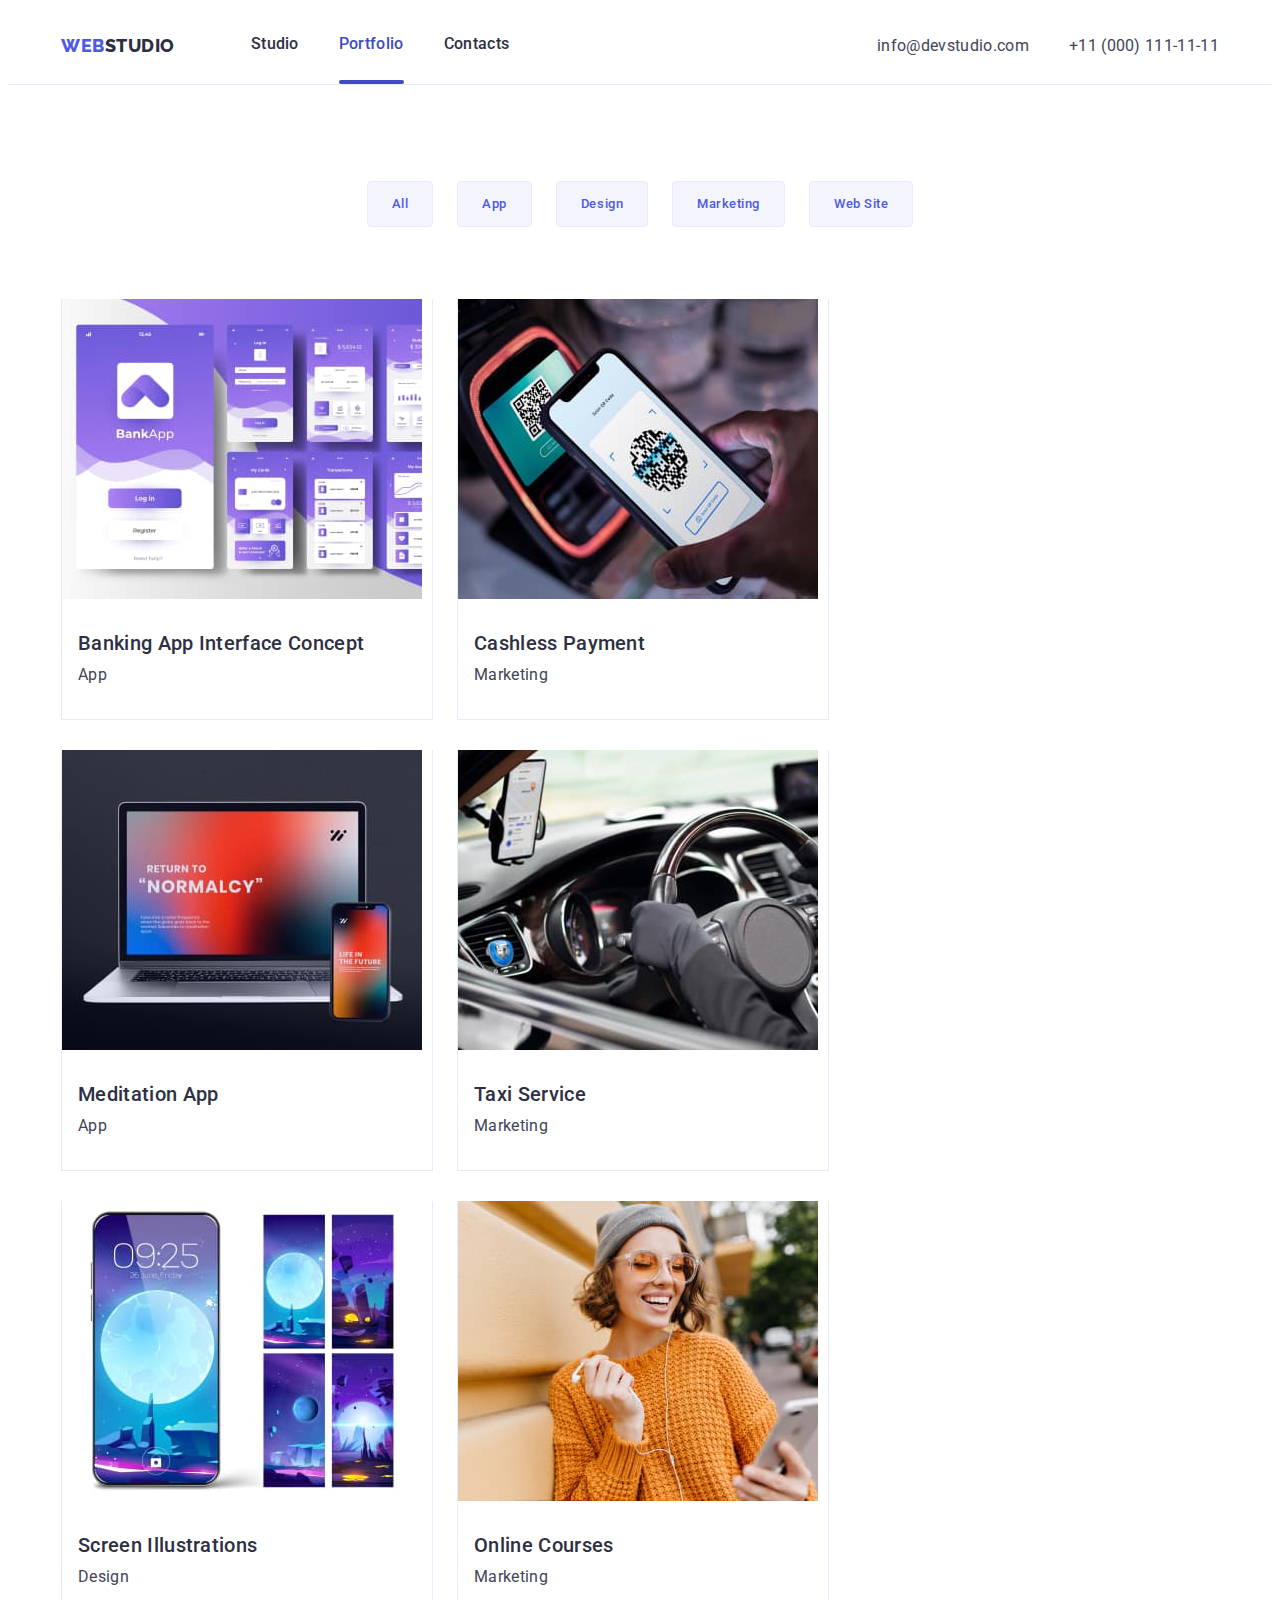
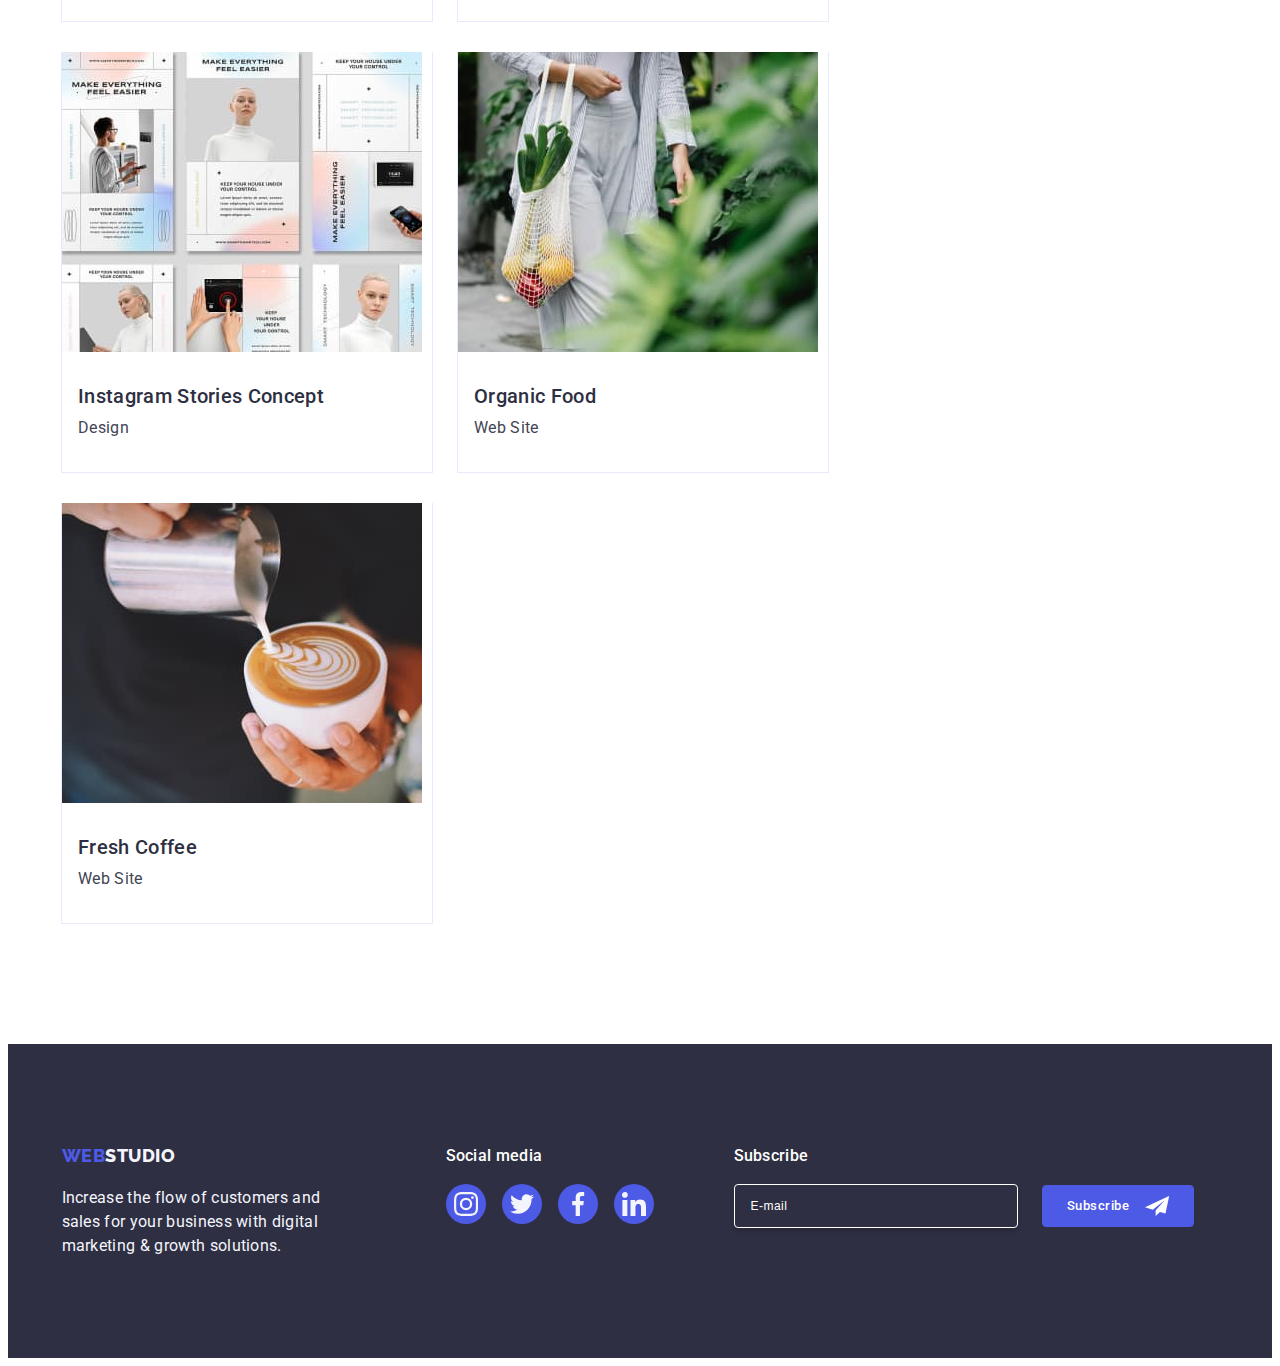
<file: portfolio.html>
<!DOCTYPE html>
<html lang="en">
  <head>
    <meta charset="UTF-8" />
    <meta name="viewport" content="width=device-width, initial-scale=1.0" />
    <title>WebStudio</title>
    <!--fonts-->
    <link rel="preconnect" href="https://fonts.googleapis.com" />
    <link rel="preconnect" href="https://fonts.gstatic.com" crossorigin />
    <link
      href="https://fonts.googleapis.com/css2?family=Raleway:wght@800&family=Roboto:wght@400;500;700;900&display=swap"
      rel="stylesheet"
    />
    <!--normaliser-->
    <link
      rel="stylesheet"
      href="https://cdnjs.cloudflare.com/ajax/libs/modern-normalize/2.0.0/modern-normalize.min.css"
      integrity="sha512-4xo8blKMVCiXpTaLzQSLSw3KFOVPWhm/TRtuPVc4WG6kUgjH6J03IBuG7JZPkcWMxJ5huwaBpOpnwYElP/m6wg=="
      crossorigin="anonymous"
      referrerpolicy="no-referrer"
    />
    <!--custom styles-->
    <link rel="stylesheet" href="./css/styles.css" />
  </head>

  <body>
    <header class="header">
      <div class="container">
        <a
          class="header-logo"
          href="./index.html"
          aria-label="logo webstudio site"
        >
          Web<span class="header-logo-accent">Studio</span>
        </a>
        <nav class="header-nav">
          <ul class="header-menu">
            <li class="header-menu-item">
              <a class="header-menu-link" href="./index.html" target="_self"
                >Studio</a
              >
            </li>
            <li class="header-menu-item">
              <a
                class="header-menu-link current"
                href="./portfolio.html"
                target="_self"
                >Portfolio</a
              >
            </li>
            <li class="header-menu-item">
              <a class="header-menu-link" href="#">Contacts</a>
            </li>
          </ul>
        </nav>
        <address class="header-address">
          <ul class="header-address-list">
            <li>
              <a class="header-address-link" href="mailto:info@devstudio.com"
                >info@devstudio.com</a
              >
            </li>
            <li>
              <a class="header-address-link" href="tel:+110001111111"
                >+11 (000) 111-11-11</a
              >
            </li>
          </ul>
        </address>
      </div>
    </header>
    <main class="main">
      <section class="filters-section">
        <div class="container">
          <h1 class="visually-hidden">Our portfolio</h1>

          <ul class="filters">
            <li>
              <button class="btn filter-button" type="button">All</button>
            </li>
            <li>
              <button class="btn filter-button" type="button">App</button>
            </li>
            <li>
              <button class="btn filter-button" type="button">Design</button>
            </li>
            <li>
              <button class="btn filter-button" type="button">Marketing</button>
            </li>
            <li>
              <button class="btn filter-button" type="button">Web Site</button>
            </li>
          </ul>

          <ul class="portfolio-items">
            <li class="portfolio-photo-item">
              <a class="portfolio-item-link" href="#">
                <div class="portfolio-item-box">
                  <img
                    class="portfolio-photo"
                    srcset="
                      ./images/portfolio/img-portfolio-01.jpg   1x,
                      ./images/portfolio/img-portfolio-01x2.jpg 2x
                    "
                    src="./images/portfolio/img-portfolio-01.jpg"
                    alt=""
                    width="360"
                    height="300"
                  />
                  <p class="overlay">
                    14 Stylish and User-Friendly App Design Concepts · Task
                    Manager App · Calorie Tracker App · Exotic Fruit Ecommerce
                    App · Cloud Storage App
                  </p>
                </div>
                <div class="portfolio-caption">
                  <h2 class="portfolio-inner-header">
                    Banking App Interface Concept
                  </h2>
                  <p class="portfolio-text">App</p>
                </div>
              </a>
            </li>
            <li class="portfolio-photo-item">
              <a class="portfolio-item-link" href="#">
                <div class="portfolio-item-box">
                  <img
                    class="portfolio-photo"
                    srcset="
                      ./images/portfolio/img-portfolio-02.jpg   1x,
                      ./images/portfolio/img-portfolio-02x2.jpg 2x
                    "
                    src="./images/portfolio/img-portfolio-02.jpg"
                    alt=""
                    width="360"
                    height="300"
                  />
                  <p class="overlay">
                    14 Stylish and User-Friendly App Design Concepts · Task
                    Manager App · Calorie Tracker App · Exotic Fruit Ecommerce
                    App · Cloud Storage App
                  </p>
                </div>
                <div class="portfolio-caption">
                  <h2 class="portfolio-inner-header">Cashless Payment</h2>
                  <p class="portfolio-text">Marketing</p>
                </div>
              </a>
            </li>
            <li class="portfolio-photo-item">
              <a class="portfolio-item-link" href="#">
                <div class="portfolio-item-box">
                  <img
                    class="portfolio-photo"
                    srcset="
                      ./images/portfolio/img-portfolio-03.jpg   1x,
                      ./images/portfolio/img-portfolio-03x2.jpg 2x
                    "
                    src="./images/portfolio/img-portfolio-03.jpg"
                    alt=""
                    width="360"
                    height="300"
                  />
                  <p class="overlay">
                    14 Stylish and User-Friendly App Design Concepts · Task
                    Manager App · Calorie Tracker App · Exotic Fruit Ecommerce
                    App · Cloud Storage App
                  </p>
                </div>
                <div class="portfolio-caption">
                  <h2 class="portfolio-inner-header">Meditation App</h2>
                  <p class="portfolio-text">App</p>
                </div>
              </a>
            </li>
            <li class="portfolio-photo-item">
              <a class="portfolio-item-link" href="#">
                <div class="portfolio-item-box">
                  <img
                    class="portfolio-photo"
                    srcset="
                      ./images/portfolio/img-portfolio-04.jpg   1x,
                      ./images/portfolio/img-portfolio-04x2.jpg 2x
                    "
                    src="./images/portfolio/img-portfolio-04.jpg"
                    alt=""
                    width="360"
                    height="300"
                  />
                  <p class="overlay">
                    14 Stylish and User-Friendly App Design Concepts · Task
                    Manager App · Calorie Tracker App · Exotic Fruit Ecommerce
                    App · Cloud Storage App
                  </p>
                </div>
                <div class="portfolio-caption">
                  <h2 class="portfolio-inner-header">Taxi Service</h2>
                  <p class="portfolio-text">Marketing</p>
                </div>
              </a>
            </li>
            <li class="portfolio-photo-item">
              <a class="portfolio-item-link" href="#">
                <div class="portfolio-item-box">
                  <img
                    class="portfolio-photo"
                    srcset="
                      ./images/portfolio/img-portfolio-05.jpg   1x,
                      ./images/portfolio/img-portfolio-05x2.jpg 2x
                    "
                    src="./images/portfolio/img-portfolio-05.jpg"
                    alt=""
                    width="360"
                    height="300"
                  />
                  <p class="overlay">
                    14 Stylish and User-Friendly App Design Concepts · Task
                    Manager App · Calorie Tracker App · Exotic Fruit Ecommerce
                    App · Cloud Storage App
                  </p>
                </div>
                <div class="portfolio-caption">
                  <h2 class="portfolio-inner-header">Screen Illustrations</h2>
                  <p class="portfolio-text">Design</p>
                </div>
              </a>
            </li>
            <li class="portfolio-photo-item">
              <a class="portfolio-item-link" href="#">
                <div class="portfolio-item-box">
                  <img
                    class="portfolio-photo"
                    srcset="
                      ./images/portfolio/img-portfolio-06.jpg   1x,
                      ./images/portfolio/img-portfolio-06x2.jpg 2x
                    "
                    src="./images/portfolio/img-portfolio-06.jpg"
                    alt=""
                    width="360"
                    height="300"
                  />
                  <p class="overlay">
                    14 Stylish and User-Friendly App Design Concepts · Task
                    Manager App · Calorie Tracker App · Exotic Fruit Ecommerce
                    App · Cloud Storage App
                  </p>
                </div>
                <div class="portfolio-caption">
                  <h2 class="portfolio-inner-header">Online Courses</h2>
                  <p class="portfolio-text">Marketing</p>
                </div>
              </a>
            </li>
            <li class="portfolio-photo-item">
              <a class="portfolio-item-link" href="#">
                <div class="portfolio-item-box">
                  <img
                    class="portfolio-photo"
                    srcset="
                      ./images/portfolio/img-portfolio-07.jpg   1x,
                      ./images/portfolio/img-portfolio-07x2.jpg 2x
                    "
                    src="./images/portfolio/img-portfolio-07.jpg"
                    alt=""
                    width="360"
                    height="300"
                  />
                  <p class="overlay">
                    14 Stylish and User-Friendly App Design Concepts · Task
                    Manager App · Calorie Tracker App · Exotic Fruit Ecommerce
                    App · Cloud Storage App
                  </p>
                </div>
                <div class="portfolio-caption">
                  <h2 class="portfolio-inner-header">
                    Instagram Stories Concept
                  </h2>
                  <p class="portfolio-text">Design</p>
                </div>
              </a>
            </li>
            <li class="portfolio-photo-item">
              <a class="portfolio-item-link" href="#">
                <div class="portfolio-item-box">
                  <img
                    class="portfolio-photo"
                    srcset="
                      ./images/portfolio/img-portfolio-08.jpg   1x,
                      ./images/portfolio/img-portfolio-08x2.jpg 2x
                    "
                    src="./images/portfolio/img-portfolio-08.jpg"
                    alt=""
                    width="360"
                    height="300"
                  />
                  <p class="overlay">
                    14 Stylish and User-Friendly App Design Concepts · Task
                    Manager App · Calorie Tracker App · Exotic Fruit Ecommerce
                    App · Cloud Storage App
                  </p>
                </div>
                <div class="portfolio-caption">
                  <h2 class="portfolio-inner-header">Organic Food</h2>
                  <p class="portfolio-text">Web Site</p>
                </div>
              </a>
            </li>
            <li class="portfolio-photo-item">
              <a class="portfolio-item-link" href="#">
                <div class="portfolio-item-box">
                  <img
                    class="portfolio-photo"
                    srcset="
                      ./images/portfolio/img-portfolio-09.jpg   1x,
                      ./images/portfolio/img-portfolio-09x2.jpg 2x
                    "
                    src="./images/portfolio/img-portfolio-09.jpg"
                    alt=""
                    width="360"
                    height="300"
                  />
                  <p class="overlay">
                    14 Stylish and User-Friendly App Design Concepts · Task
                    Manager App · Calorie Tracker App · Exotic Fruit Ecommerce
                    App · Cloud Storage App
                  </p>
                </div>
                <div class="portfolio-caption">
                  <h2 class="portfolio-inner-header">Fresh Coffee</h2>
                  <p class="portfolio-text">Web Site</p>
                </div>
              </a>
            </li>
          </ul>
        </div>
      </section>
    </main>
    <footer class="footer">
      <div class="container">
        <div class="footer-logo-slogan">
          <a
            class="footer-logo"
            href="./index.html"
            aria-label="logo webstudio site"
          >
            Web<span class="footer-logo-accent">Studio</span>
          </a>
          <p class="footer-paragraph">
            Increase the flow of customers and sales for your business with
            digital marketing & growth solutions.
          </p>
        </div>
        <div class="footer-social-media">
          <p class="footer-title-social">Social media</p>
          <ul class="socials-list">
            <li class="socials-item">
              <a
                class="socials-link"
                href="https://instagram.com"
                aria-label="Link to instagram.com"
              >
                <svg class="socials-icon" width="24" height="24">
                  <use href="./images/icons.svg#icon-instagram"></use>
                </svg>
              </a>
            </li>

            <li class="socials-item">
              <a
                class="socials-link"
                href="https://twitter.com"
                aria-label="Link to twitter.com"
              >
                <svg class="socials-icon" width="24" height="24">
                  <use href="./images/icons.svg#icon-twitter"></use>
                </svg>
              </a>
            </li>

            <li class="socials-item">
              <a
                class="socials-link"
                href="https://facebook.com"
                aria-label="Link to facebook.com"
              >
                <svg class="socials-icon" width="24" height="24">
                  <use href="./images/icons.svg#icon-facebook"></use>
                </svg>
              </a>
            </li>

            <li class="socials-item">
              <a
                class="socials-link"
                href="https://linkedin.com"
                aria-label="Link to linkedin.com"
              >
                <svg class="socials-icon" width="24" height="24">
                  <use href="./images/icons.svg#icon-linkedin"></use>
                </svg>
              </a>
            </li>
          </ul>
        </div>
        <div class="footer-form">
          <p class="footer-title-subscribe">Subscribe</p>
          <form class="subscription-form">
            <label class="subscription-form-label">
              <input
                class="subscription-form-input"
                name="footer-form-input"
                type="email"
                placeholder="E-mail"
              />
              <button class="btn subscription-form-button" type="submit">
                Subscribe<svg class="icon-send" width="24" height="24">
                  <use href="./images/icons.svg#icon-send"></use>
                </svg>
              </button>
            </label>
          </form>
        </div>
      </div>
    </footer>
  </body>
</html>
</file>
<file: css/styles.css>
:root {
  /* fonts */
  --primary-font: Roboto, sans-serif;
  --secondary-font: raleway, sans-serif;

  /* colors */
  --primary-brand-color: rgba(77, 90, 229, 100%);
  --presses-state-color: rgba(64, 75, 191, 100%);
  --dark-color: rgba(46, 47, 66, 100%);
  --success-color: rgba(49, 208, 170, 100%);
  --primary-text-color: rgba(67, 68, 85, 100%);
  --subtle-text-color: rgba(142, 143, 153, 100%);
  --accent-background-color: rgba(231, 233, 252, 100%);
  --light-background-color: rgba(244, 244, 253, 100%);
  --modal-overlay-color: rgba(46, 47, 66, 40%);
  --hero-background-color: rgba(46, 47, 66, 70%);
  --primary-white-color: rgba(255, 255, 255, 100%);
  --modal-background-color: rgba(252, 252, 252, 100%);
  --grey-color: rgba(0, 0, 0, 15%);
  --light-grey-color: rgba(0, 0, 0, 10%);

  /* transitions */
  --trns: 250ms cubic-bezier(0.4, 0, 0.2, 1);
}

/*base styles*/
body {
  font-family: Roboto, sans-serif;
  color: var(--primary-text-color);
  background-color: var(--primary-white-color);
  line-height: 1.5em;
  letter-spacing: 0.02em;
}

img {
  display: block;
  max-width: 100%;
  height: auto;
}

a {
  color: currentColor;
  text-decoration: none;
}

ul,
ol {
  list-style-type: none;
  padding: 0;
}

h1,
h2,
h3,
h4,
h5,
h6,
p,
ul,
ol {
  margin: 0;
}

h1,
h2,
h3,
h4,
h5,
h6 {
  color: var(--dark-color);
}

/*mobile style - common styles */

.container {
  min-width: 320px;
  max-width: 428px;
  padding: 0 16px;
  margin: 0 auto;
}

@media only screen and (min-width: 768px) {
  .container {
    max-width: 768px;
  }
}

@media only screen and (min-width: 1158px) {
  .container {
    max-width: 1158px;
    padding: 0 15px;
  }
}

.hide {
  display: none;
}

.visually-hidden {
  position: absolute;
  width: 1px;
  height: 1px;
  margin: -1px;
  border: 0;
  padding: 0;

  white-space: nowrap;
  clip-path: inset(100%);
  clip: rect(0 0 0 0);
  overflow: hidden;
}

.btn {
  font-family: inherit;
  font-weight: 500;
  line-height: 1.5em;
  letter-spacing: 0.04em;
  padding: 0;
  cursor: pointer;
}

/*header*/

.header {
  padding-top: 16px;
  padding-bottom: 16px;
  border-bottom: 1px solid var(--accent-background-color);
}

@media only screen and (min-width: 768px) {
  .header {
    padding-top: 0;
    padding-bottom: 0;
  }
}

.header .container {
  display: flex;
  justify-content: space-between;
  padding: 0 16px;
}

@media only screen and (min-width: 768px) {
  .header-logo {
    margin-right: 120px;
  }
  .header .container {
    align-items: center;
  }
}

@media only screen and (min-width: 1158px) {
  .header-logo {
    margin-right: 76px;
  }
}

.header-logo {
  display: flex;
  align-items: center;
  font-family: var(--secondary-font);
  font-size: 18px;
  color: var(--primary-brand-color);
  font-weight: 800;
  letter-spacing: 0.03em;
  text-transform: uppercase;
}

.header-logo-accent {
  color: var(--dark-color);
}

.header-nav {
  display: flex;
  flex-grow: 1;
  justify-content: space-between;
}

@media only screen and (max-width: 767px) {
  .header-nav {
    display: none;
  }
}

.header-menu {
  display: flex;
  gap: 40px;
}

.header-menu-item {
  font-weight: 500;
}

.header-menu-link {
  font-weight: 500;
  color: var(--dark-color);
  display: block;
  padding: 24px 0;
  transition: var(--trns);
  transition-property: color;
}

@media only screen and (max-width: 1158px) {
  .header-menu-link:hover,
  .header-menu-link:focus {
    color: var(--presses-state-color);
    font-style: normal;
    font-weight: 500;
  }
}
.header-menu-link.current {
  color: var(--presses-state-color);
}

.header-menu-link.current::after {
  content: '';
  display: block;
  position: relative;
  left: 0;
  top: 24px;
  width: 100%;
  height: 4px;
  border-radius: 2px;
  background-color: var(--presses-state-color);
}

@media only screen and (max-width: 767px) {
  .header-address {
    display: none;
  }
}

.header-address-list {
  display: flex;
  flex-direction: column;
  justify-content: left;
  gap: 12px;
}

@media only screen and (min-width: 1158px) {
  .header-address-list {
    flex-direction: row;
    gap: 40px;
  }
}

.header-address-link {
  color: var(--primary-text-color);
  font-size: 12px;
  font-style: normal;
  display: block;
  /*padding: 24px 0;*/
  transition: var(--trns);
  transition-property: color;
}

@media only screen and (min-width: 1158px) {
  .header-address-link {
    font-size: 16px;
  }
  .header-address-link:hover,
  .header-address-link:focus,
  .header-address-link.active {
    color: var(--presses-state-color);
    font-style: normal;
  }
}

/*main section*/

.main-section {
  background-image: linear-gradient(
      var(--hero-background-color),
      var(--hero-background-color)
    ),
    url('../images/background/people-office_mob@1x.jpg');
  background-color: var(--dark-color);
  background-repeat: no-repeat;
  background-size: cover;
  background-position: 50% 50%;
  padding: 112px 0;
  max-width: 428px;
  margin: 0 auto;
}

@media only screen and (min-resolution: 192dpi) {
  .main-section {
    background-image: linear-gradient(
        var(--hero-background-color),
        var(--hero-background-color)
      ),
      url('../images/background/people-office_mob@2x.jpg');
  }
}

@media only screen and (min-width: 768px) {
  .main-section {
    max-width: 786px;
    background-image: linear-gradient(
        var(--hero-background-color),
        var(--hero-background-color)
      ),
      url('../images/background/people-office_tab@1x.jpg');
  }
}

@media only screen and (min-resolution: 192dpi) and (min-width: 768px) {
  .main-section {
    background-image: linear-gradient(
        var(--hero-background-color),
        var(--hero-background-color)
      ),
      url('../images/background/people-office_tab@2x.jpg');
  }
}

@media only screen and (min-width: 1158px) {
  .main-section {
    padding: 188px 0;
    max-width: 1440px;
    background-image: linear-gradient(
        var(--hero-background-color),
        var(--hero-background-color)
      ),
      url('../images/background/people-office_desk@1x.jpg');
  }
}

@media only screen and (min-resolution: 192dpi) and (min-width: 1158px) {
  .main-section {
    background-image: linear-gradient(
        var(--hero-background-color),
        var(--hero-background-color)
      ),
      url('../images/background/people-office_desk@2x.jpg');
  }
}

.main-header {
  color: var(--primary-white-color);
  font-size: 36px;
  line-height: 1.11em;
  text-transform: capitalize;
  text-align: center;
  max-width: 320px;
  width: 65%;
  margin-left: auto;
  margin-right: auto;
  margin-bottom: 72px;
}

@media only screen and (min-width: 768px) {
  .main-header {
    font-size: 56px;
    line-height: 1.4em;
    text-transform: capitalize;
    text-align: center;
    width: 496px;
    max-width: 496px;
    margin-left: auto;
    margin-right: auto;
    margin-bottom: 48px;
  }
}

.main-button {
  display: block;
  margin-left: auto;
  margin-right: auto;
  color: var(--primary-white-color);
  background-color: var(--primary-brand-color);
  min-width: 169px;
  min-height: 56px;
  border-radius: 4px;
  padding: 16px 32px;
  border: 0;
  box-shadow: 0 4px 4px 0 var(--grey-color);
  transition: var(--trns);
  transition-property: color, background-color;
}

@media only screen and (min-width: 1158px) {
  .main-button:hover,
  .main-button:focus,
  .main-button:active {
    font-family: inherit;
    color: var(--primary-white-color);
    background-color: var(--presses-state-color);
  }
}

/*advantages*/
.advantages-section,
.customers {
  margin: 96px auto;
}

@media only screen and (min-width: 1158px) {
  .advantages-section {
    margin-top: 120px;
    margin-bottom: 120px;
  }
}

.advantages-section .container {
  display: flex;
  justify-content: center;
}

.main-list-advantages {
  justify-content: center;
  display: flex;
  flex-direction: column;
  gap: 72px;
}

@media only screen and (min-width: 768px) {
  .main-list-advantages {
    flex-direction: row;
    flex-wrap: wrap;
    row-gap: 72px;
    column-gap: 24px;
  }
}

@media only screen and (min-width: 1158px) {
  .main-list-advantages {
    flex-wrap: nowrap;
    gap: 24px;
  }
}

.main-list-advantages-item {
  max-width: 396px;
}

@media only screen and (min-width: 768px) {
  .main-list-advantages-item {
    max-width: 356px;
  }
}

@media only screen and (min-width: 1158px) {
  .main-list-advantages-item {
    max-width: 264px;
  }
}

.icon-item-advantages {
  width: 64px;
  height: 64px;
}

.advantages-icon {
  display: inline-flex;
  align-items: center;
  justify-content: center;
  width: 264px;
  height: 112px;
  background-color: var(--light-background-color);
  border-radius: 4px;
  margin-bottom: 8px;
}

@media only screen and (max-width: 1157px) {
  .advantages-icon {
    display: none;
  }
}

.inner-header-advantages {
  margin-bottom: 8px;
  text-align: center;
  font-size: 36px;
  font-weight: 700;
  line-height: 1.11em;
  text-transform: capitalize;
}

@media only screen and (min-width: 768px) {
  .inner-header-advantages {
    text-align: left;
  }
}

@media only screen and (min-width: 1158px) {
  .inner-header-advantages {
    font-size: 20px;
    font-weight: 500;
    line-height: 1.2em;
  }
}

.main-paragraph-advantages {
  font-weight: 500;
}

@media only screen and (min-width: 1158px) {
  .main-paragraph-advantages {
    font-weight: 400;
  }
}

/*our works*/

.our-works {
  padding-bottom: 120px;
}

.main-header-works,
.header-customers,
.main-header-team {
  font-size: 36px;
  line-height: 1.11em;
  text-transform: capitalize;
  margin-bottom: 72px;
  text-align: center;
}

.main-list-ourworks {
  display: flex;
  justify-content: center;
  gap: 24px;
}

@media only screen and (max-width: 1157px) {
  .our-works {
    display: none;
  }
}
/*our team*/

.our-team {
  background-color: var(--light-background-color);
  padding-top: 96px;
  padding-bottom: 96px;
}

@media only screen and (min-width: 1158px) {
  .our-team {
    padding-top: 120px;
    padding-bottom: 120px;
  }
}

.main-list-ourteam {
  display: flex;
  flex-direction: column;
  margin-top: 72px;
  justify-content: center;
  align-items: center;
  gap: 72px;
  padding-right: 82px;
  padding-left: 82px;
}

@media only screen and (min-width: 768px) {
  .main-list-ourteam {
    flex-direction: row;
    flex-wrap: wrap;
    row-gap: 64px;
    column-gap: 24px;
  }
}

@media only screen and (min-width: 1158px) {
  .main-list-ourteam {
    flex-wrap: nowrap;
    gap: 24px;
  }
}

.main-list-ourteam-item {
  background-color: var(--primary-white-color);
  text-align: center;
  min-height: 380px;
  box-shadow: 0px 1px 6px 0px rgba(46, 47, 66, 8%),
    0px 1px 1px 0px rgba(46, 47, 66, 16%), 0px 2px 1px 0px rgba(46, 47, 66, 8%);
  border-radius: 4px;
}

.inner-header-team {
  font-size: 20px;
  font-weight: 500;
  line-height: 1.2em;
}

.team-caption {
  width: 100%;
  padding: 32px 16px;
}

.socials-list {
  display: flex;
  justify-content: center;
  align-items: center;
  padding: 8px 0 0 0;
}

.team-caption .socials-list {
  gap: 24px;
}

.socials-item {
  width: 40px;
  height: 40px;
}

.socials-icon {
  fill: var(--light-background-color);
}

.socials-link {
  display: flex;
  justify-content: center;
  align-items: center;
  width: 100%;
  height: 100%;
  border-radius: 20px;
  background-color: var(--primary-brand-color);
}

@media only screen and (min-width: 1158px) {
  .socials-link {
    transition: var(--trns);
    transition-property: background-color;
  }
  .team-caption .socials-link:hover,
  .team-caption .socials-link:focus {
    background-color: var(--presses-state-color);
  }
}

/*our customers*/

.list-customers {
  display: flex;
  flex-wrap: wrap;
  justify-content: center;
  row-gap: 72px;
  column-gap: 16px;
  padding-right: 16px;
  padding-left: 16px;
}

.item-customer {
  display: inline-flex;
  align-items: center;
  justify-content: center;
  width: calc((100% - 16px) / 2);
  height: 88px;
}

@media only screen and (min-width: 768px) {
  .list-customers {
    padding-right: 92px;
    padding-left: 92px;
    column-gap: 24px;
    justify-content: space-around;
  }
  .item-customer {
    width: calc((100% - 2 * 24px) / 3);
  }
}

@media only screen and (min-width: 1158px) {
  .list-customers {
    flex-wrap: nowrap;
    gap: 24px;
    padding-right: 0;
    padding-left: 0;
  }
  .item-customer {
    width: 168px;
  }
}
.link-item-customer {
  display: flex;
  width: 100%;
  height: 100%;
  align-items: center;
  justify-content: center;
  border: 1px solid;
  border-radius: 4px;
  border-color: var(--subtle-text-color);
  color: var(--subtle-text-color);
  transition: var(--trns);
  transition-property: color, border-color;
}

.icon-item-customer {
  fill: currentColor;
}

@media only screen and (min-width: 1158px) {
  .link-item-customer:hover,
  .link-item-customer:focus {
    color: var(--presses-state-color);
    border-color: var(--presses-state-color);
  }
}

/*portfolio*/

.filters-section {
  padding-top: 96px;
  padding-bottom: 120px;
}

.filters {
  display: flex;
  justify-content: center;
  gap: 24px;
  margin-bottom: 72px;
  min-width: 586px;
}

.filter-button {
  color: var(--primary-brand-color);
  background-color: var(--light-background-color);
  border: 1px solid var(--accent-background-color);
  border-radius: 4px;
  padding: 12px 24px;
  transition: var(--trns);
  transition-property: color, background-color, border, box-shadow;
}

.filter-button:hover,
.filter-button:focus,
.filter-button:active {
  box-shadow: 0 4px 4px 0 var(--grey-color);
  font-family: inherit;
  color: var(--primary-white-color);
  background-color: var(--presses-state-color);
  border: 1px solid var(--presses-state-color);
  box-shadow: 0px 3px 1px 0px rgba(0, 0, 0, 10%),
    0px 2px 1px 0px rgba(0, 0, 0, 8%), 0px 2px 2px 0px rgba(0, 0, 0, 12%);
}

.portfolio-items {
  display: flex;
  flex-wrap: wrap;
  flex-direction: row;
  row-gap: 30px;
  column-gap: 24px;
}

.portfolio-item-box {
  position: relative;
  overflow: hidden;
}

.overlay {
  position: absolute;
  top: 0;
  left: 0;
  transform: translateY(100%);
  width: 100%;
  height: 100%;
  color: var(--light-background-color);
  background-color: var(--primary-brand-color);
  padding: 40px 32px;
  transition: var(--trns);
  transition-property: transform;
}

.portfolio-inner-header {
  margin-bottom: 8px;
  font-size: 20px;
  line-height: 1.2em;
  font-weight: 500;
}
.portfolio-photo-item {
  background-color: var(--primary-white-color);
  width: calc((100% - 24px * 2) / 3);
  border: 1px solid var(--accent-background-color);
  border-top: none;
  transition: var(--trns);
  transition-property: box-shadow translateY;
}

.portfolio-photo-item:hover,
.portfolio-photo-item:focus {
  box-shadow: 0px 1px 6px 0px rgba(0, 0, 0, 8%),
    0px 1px 1px 0px rgba(0, 0, 0, 16%), 0px 2px 1px 0px rgba(0, 0, 0, 8%);
}

.portfolio-photo-item:hover .overlay,
.portfolio-photo-item:focus-within .overlay {
  transform: translateY(0);
}

.portfolio .portfolio-photo {
  object-fit: cover;
}

.portfolio-caption {
  padding: 32px 0 32px 16px;
}

/*footer*/

.footer {
  background-color: var(--dark-color);
  padding: 98px 0;
}

@media only screen and (min-width: 1158px) {
  .footer {
    padding: 100px 0;
  }
}

.footer .container {
  display: flex;
  flex-direction: column;
  gap: 72px;
}

@media only screen and (min-width: 768px) {
  .footer .container {
    flex-direction: row;
    flex-wrap: wrap;
    justify-content: start;
    width: 584px;
    row-gap: 72px;
    column-gap: 24px;
  }
}

@media only screen and (min-width: 1158px) {
  .footer .container {
    flex-wrap: nowrap;
    padding-left: 16px;
    width: 1158px;
    gap: 80px;
  }
}

.footer-logo-slogan {
  display: flex;
  flex-direction: column;
  align-items: center;
}

@media only screen and (min-width: 768px) {
  .footer-logo-slogan {
    align-items: start;
  }
}

.footer-logo {
  display: flex;
  align-items: center;
  font-family: var(--secondary-font);
  font-size: 18px;
  color: var(--primary-brand-color);
  font-weight: 800;
  letter-spacing: 0.03em;
  text-transform: uppercase;
  margin-bottom: 17.5px;
}

.footer-logo-accent {
  color: var(--light-background-color);
}

.footer-paragraph {
  line-height: 1.5em;
  color: var(--light-background-color);
  width: 264px;
}

@media only screen and (min-width: 1158px) {
  .footer-paragraph {
    margin-right: 40px;
  }
}

.footer-title-social,
.footer-title-subscribe {
  color: var(--primary-white-color);
  font-weight: 500;
  text-align: center;
}

@media only screen and (min-width: 768px) {
  .footer-title-social,
  .footer-title-subscribe {
    text-align: start;
  }
}

.footer-title-social {
  padding-bottom: 8px;
}
.footer-title-subscribe {
  padding-bottom: 16px;
}

.footer-social-media .socials-list {
  gap: 16px;
  transition: var(--trns);
  transition-property: background-color;
}

@media only screen and (min-width: 1158px) {
  .footer-social-media .socials-link:hover,
  .footer-social-media .socials-link:focus {
    background-color: var(--success-color);
  }
}

.subscription-form-label {
  display: flex;
  flex-direction: column;
  position: relative;
  align-items: center;
  gap: 16px;
}

@media only screen and (min-width: 768px) {
  .subscription-form-label {
    flex-direction: row;
    gap: 24px;
  }
}

.subscription-form-input {
  height: 40px;
  max-width: 300px;
  width: 90%;
  background-color: initial;
  border: 1px solid var(--primary-white-color);
  border-radius: 4px;
  box-shadow: 0 4px 4px 0 var(--grey-color);
  color: var(--primary-white-color);
  padding-left: 16px;
  font-size: 12px;
  letter-spacing: 0.04em;
}

@media only screen and (min-width: 320px) {
  .subscription-form-input {
    max-width: 398px;
  }
}

@media only screen and (min-width: 768px) {
  .subscription-form-input {
    width: 264px;
  }
}

.subscription-form-input::placeholder {
  color: var(--primary-white-color);
  padding: 8px 0;
  font-size: 12px;
  letter-spacing: 0.04em;
  position: absolute;
  top: 50%;
  transform: translate(0, -50%);
}

.subscription-form-button {
  display: flex;
  gap: 16px;
  align-items: center;
  color: var(--primary-white-color);
  border: 1px solid var(--primary-brand-color);
  background-color: var(--primary-brand-color);
  border-radius: 4px;
  padding: 8px 24px;
  transition: var(--trns);
  transition-property: background-color;
}

@media only screen and (min-width: 1158px) {
  .subscription-form-button:hover,
  .subscription-form-button:focus,
  .callback-form-btn:hover,
  .callback-form-btn:focus {
    font-family: inherit;
    background-color: var(--presses-state-color);
  }
}

.icon-send {
  fill: var(--primary-white-color);
}

/* modal window */

.backdrop {
  position: fixed;
  inset: 0;
  background-color: var(--light-grey-color);
  transition: var(--trns);
  transition-property: opacity, visibility;
  transition-delay: 0ms;
}

.backdrop.is-hidden {
  opacity: 0;
  visibility: hidden;
  pointer-events: none;
  transition-delay: 500ms;
}

.modal {
  position: absolute;
  top: 50%;
  left: 50%;
  transform: translateX(-50%) translateY(-50%);
  scale: (1);
  max-width: 392px;
  width: 90%;
  min-height: 584px;
  border-radius: 4px;
  background-color: var(--modal-background-color);
  transition-duration: 1500ms;
  transition-timing-function: cubic-bezier(0.075, 0.82, 0.165, 1);
  transition-property: opacity, visibility;
}

@media only screen and (min-width: 768px) {
  .modal {
    max-width: 408px;
  }
}

.backdrop.is-hidden .modal {
  transform: translateX(-50%) translateY(-50%) scale(0.5);
  opacity: 0;
  transition-delay: 0ms;
}

.modal-btn {
  background-color: var(--accent-background-color);
  width: 24px;
  height: 24px;
  border-color: var(--light-grey-color);
  border-style: solid;
  border-radius: 12px;
  position: absolute;
  top: 24px;
  right: 24px;
  transition: var(--trns);
  transition-property: fill background-color;
}

.modal-btn-icon {
  display: flex;
  align-items: center;
  justify-content: center;
  color: var(--dark-color);
}

@media only screen and (min-width: 1158px) {
  .modal-btn:hover,
  .modal-btn:focus {
    background-color: var(--presses-state-color);
    cursor: pointer;
    fill: var(--primary-white-color);
  }
}

.modal-header {
  color: var(--dark-color);
  text-align: center;
  font-weight: 500;
  margin: 72px 24px 16px 24px;
}

.callback-form {
  padding: 0 24px;
}

.callback-form-wrapper {
  margin-bottom: 8px;
}
.callback-form-label {
  font-size: 12px;
  line-height: 1.16;
  letter-spacing: 0.04em;
  color: var(--subtle-text-color);
}
.callback-form-field {
  position: relative;
  margin-top: 4px;
}

.callback-form-input,
.callback-form-message {
  width: 100%;
  height: 40px;
  padding: 14px 38px;
  font-size: 14px;
  line-height: 1.16;
  letter-spacing: 0.04em;
  color: var(--dark-color);
  border-radius: 4px;
  border: 1px solid var(--modal-overlay-color);
  outline: transparent;
  stroke: none;
  transition: var(--trns);
  transition-property: border-color;
}

.callback-form-message {
  height: 120px;
  padding: 8px 16px;
  resize: none;
}

.callback-form-message::placeholder {
  font-size: 12px;
  color: var(--modal-overlay-color);
}

.callback-form-input:focus,
.callback-form-message:focus {
  border-color: var(--primary-brand-color);
}

.callback-form-icon {
  position: absolute;
  top: 50%;
  left: 13px;
  max-height: 12px;
  fill: var(--dark-color);
  transform: translateY(-50%);
  transition: var(--trns);
  transition-property: fill;
}

.callback-form-input:focus-within + .callback-form-icon {
  fill: var(--primary-brand-color);
}

.callback-form-agreement {
  margin-top: 9px;
  margin-bottom: 23px;
}

.callback-form-agreement-description {
  font-size: 12px;
  line-height: 1.16;
  letter-spacing: 0.04em;
  color: var(--subtle-text-color);
}

.callback-form-agreement-checkbox {
  display: inline-flex;
  align-items: center;
  justify-content: center;
  width: 16px;
  height: 16px;
  margin-right: 8px;
  border: 1px solid var(--modal-overlay-color);
  border-radius: 1px;
  transition: var(--trns);
}

input[type='checkbox']:checked
  + .callback-form-agreement-description
  > .callback-form-agreement-checkbox {
  border-color: transparent;
  background-color: var(--presses-state-color);
}

.callback-form-agreement-icon {
  fill: var(--primary-white-color);
  opacity: 0;
  transition: var(--trns);
}

input[type='checkbox']:checked
  + .callback-form-agreement-description
  .callback-form-agreement-icon {
  opacity: 1;
}

.callback-form-agreement-link {
  color: var(--primary-brand-color);
  text-decoration: underline;
  text-decoration-skip-ink: none;
}

.callback-form-btn {
  display: block;
  margin: 0 auto;
  color: var(--primary-white-color);
  border: transparent;
  border-radius: 4px;
  background-color: var(--primary-brand-color);
  box-shadow: 0px 4px 4px 0px var(--grey-color);
  font-weight: 500;
  line-height: 1.5;
  letter-spacing: 0.04em;
  min-width: 169px;
  padding: 16px 32px;
  transition: var(--trns);
  transition-property: background-color;
  margin-bottom: 24px;
}

@media only screen and (min-width: 1158px) {
  .callback-form-btn:hover,
  .callback-form-btn:focus {
    cursor: pointer;
  }
}
/*Mobile menu*/

.menu-toggle {
  min-height: 40px;
  min-width: 40px;
  display: flex;
  flex-direction: column;
  align-items: center;
  justify-content: center;
  margin: 0;
  padding: 0;
  background-color: transparent;
  cursor: pointer;
  border: none;
  border-radius: 50%;
  outline: none;
}

.menu-toggle-icon {
  stroke: var(--dark-color);
}

.menu-toggle-close {
  width: 24px;
  height: 24px;
  border: 1px solid var(--accent-background-color);
  border-radius: 12px;
  position: absolute;
  top: 24px;
  right: 24px;
}

.menu-toggle-icon {
  display: flex;
  align-items: center;
  justify-content: center;
  color: var(--dark-color);
}

@media (min-width: 768px) {
  .menu-toggle {
    display: none;
  }
}

.menu-toggle:hover,
.menu-toggle:focus {
  background-color: rgba(0, 0, 0, 0.1);
}

.menu-container {
  position: fixed;
  top: 0;
  left: 0;
  display: flex;
  flex-direction: column;
  width: 100vw;
  height: 100vh;
  padding: 80px 35px 40px 40px;
  background-color: var(--primary-white-color);
  z-index: 999;
  flex-shrink: 0;
  box-shadow: 0px 1px 6px 0px rgba(46, 47, 66, 0.08),
    0px 1px 1px 0px rgba(46, 47, 66, 0.16),
    0px 2px 1px 0px rgba(46, 47, 66, 0.08);
  transform: translateX(100%);
  transition: transform 250ms ease-in-out;
}

.menu-container.is-open {
  transform: translateX(0);
}

.menu-container .menu-toggle {
  position: absolute;
  top: 16px;
  right: 16px;
  color: var(--primary-white-color);
}

.mobile-menu-list {
  display: inline-flex;
  flex-direction: column;
  align-items: flex-start;
  gap: 40px;
  margin-bottom: auto;
}

.mobile-menu-list .link {
  font-size: 36px;
  font-weight: 700;
  line-height: 1.11em;
  letter-spacing: 0.02em;
  text-transform: capitalize;
  color: var(--dark-color);
}

.mobile-menu-list .link.active {
  color: var(--presses-state-color);
}

.mobile-contacts {
  display: inline-flex;
  flex-direction: column;
  align-items: flex-start;
  gap: 40px;
  margin-bottom: 48px;
}

.mobile-contacts-phone-link,
.mobile-contacts-email-link {
  font-size: 20px;
  font-weight: 500;
  line-height: 1.2em;
}

@media only screen and (min-width: 428px) {
  .mobile-contacts-phone-link {
    color: var(--primary-brand-color);
    font-size: 36px;
    font-weight: 700;
    line-height: 1.11em;
    text-transform: capitalize;
  }
}

.mobile-socials-list {
  display: flex;
  flex-direction: row;
  justify-content: space-between;
  align-items: center;
}

@media only screen and (min-width: 428px) {
  .mobile-socials-list {
    gap: 56px;
    justify-content: left;
  }
}
</file>
